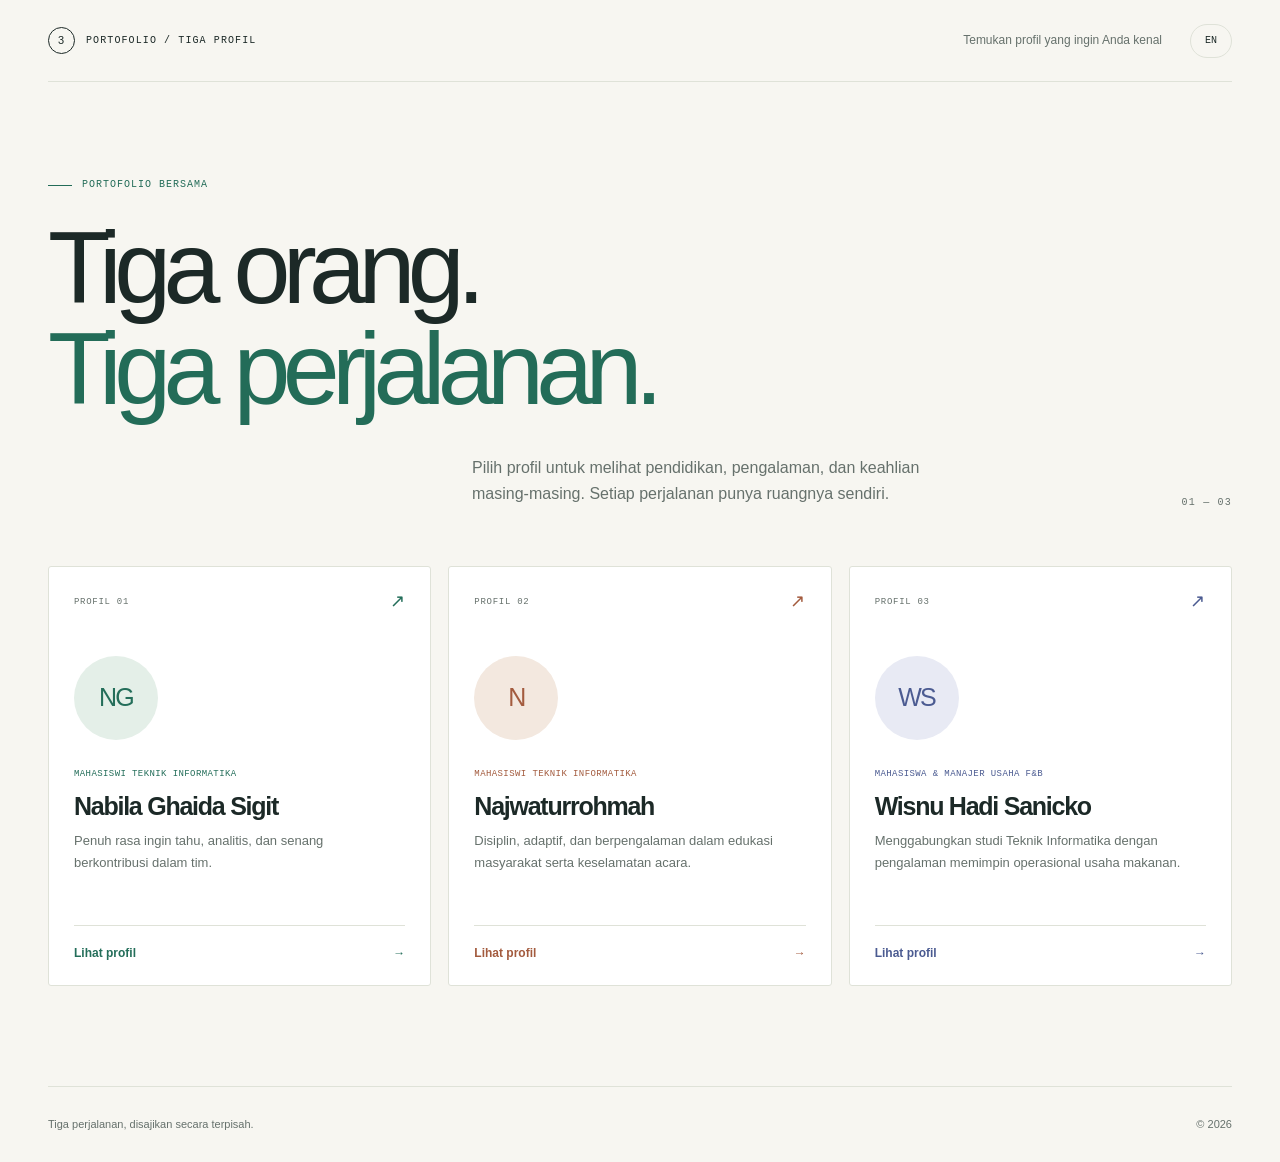
<file: index.html>
<!doctype html>
<html lang="id" data-title-id="Tiga Perjalanan — Portofolio" data-title-en="Three Paths — Portfolio">
<head>
  <meta charset="utf-8">
  <meta name="viewport" content="width=device-width, initial-scale=1">
  <meta name="theme-color" content="#f7f6f1">
  <meta name="description" content="Kenali tiga profil berbeda: Nabila Ghaida Sigit, Najwaturrohmah, dan Wisnu Hadi Sanicko.">
  <title>Tiga Perjalanan — Portofolio</title>
  <link rel="stylesheet" href="styles.css">
  <script src="script.js" defer></script>
</head>
<body class="home-page">
  <header class="site-header">
    <a class="wordmark" href="index.html" aria-label="Portofolio, halaman utama">
      <span class="wordmark-mark">3</span>
      <span data-id="PORTOFOLIO / TIGA PROFIL" data-en="PORTFOLIO / THREE PROFILES">PORTOFOLIO / TIGA PROFIL</span>
    </a>
    <div class="header-actions">
      <span class="header-note" data-id="Temukan profil yang ingin Anda kenal" data-en="Find the profile you would like to explore">Temukan profil yang ingin Anda kenal</span>
      <button class="language-switch" id="languageToggle" type="button" data-id="EN" data-en="ID" aria-label="Switch to English">EN</button>
    </div>
  </header>

  <main>
    <section class="home-hero">
      <p class="eyebrow"><span class="eyebrow-line"></span><span data-id="PORTOFOLIO BERSAMA" data-en="A SHARED PORTFOLIO">PORTOFOLIO BERSAMA</span></p>
      <h1 data-id="Tiga orang.<br><span>Tiga perjalanan.</span>" data-en="Three people.<br><span>Three distinct paths.</span>">Tiga orang.<br><span>Tiga perjalanan.</span></h1>
      <div class="hero-bottom">
        <p data-id="Pilih profil untuk melihat pendidikan, pengalaman, dan keahlian masing-masing. Setiap perjalanan punya ruangnya sendiri." data-en="Choose a profile to explore that person’s education, experience, and skills. Each journey has its own space.">Pilih profil untuk melihat pendidikan, pengalaman, dan keahlian masing-masing. Setiap perjalanan punya ruangnya sendiri.</p>
        <span class="hero-index">01 — 03</span>
      </div>
    </section>

    <section class="profile-grid" aria-label="Pilih profil">
      <a class="profile-card nabila-card" href="nabila.html">
        <div class="card-topline"><span data-id="PROFIL 01" data-en="PROFILE 01">PROFIL 01</span><span class="card-arrow" aria-hidden="true">↗</span></div>
        <div class="card-monogram" aria-hidden="true">NG</div>
        <div class="card-copy">
          <p class="card-role" data-id="MAHASISWI TEKNIK INFORMATIKA" data-en="INFORMATICS STUDENT">MAHASISWI TEKNIK INFORMATIKA</p>
          <h2>Nabila Ghaida Sigit</h2>
          <p data-id="Penuh rasa ingin tahu, analitis, dan senang berkontribusi dalam tim." data-en="Curious, analytical, and eager to contribute in a team.">Penuh rasa ingin tahu, analitis, dan senang berkontribusi dalam tim.</p>
        </div>
        <span class="card-link"><span data-id="Lihat profil" data-en="View profile">Lihat profil</span><span aria-hidden="true">→</span></span>
      </a>

      <a class="profile-card najwa-card" href="najwa.html">
        <div class="card-topline"><span data-id="PROFIL 02" data-en="PROFILE 02">PROFIL 02</span><span class="card-arrow" aria-hidden="true">↗</span></div>
        <div class="card-monogram" aria-hidden="true">N</div>
        <div class="card-copy">
          <p class="card-role" data-id="MAHASISWI TEKNIK INFORMATIKA" data-en="INFORMATICS STUDENT">MAHASISWI TEKNIK INFORMATIKA</p>
          <h2>Najwaturrohmah</h2>
          <p data-id="Disiplin, adaptif, dan berpengalaman dalam edukasi masyarakat serta keselamatan acara." data-en="Disciplined and adaptable, with community education and event-safety experience.">Disiplin, adaptif, dan berpengalaman dalam edukasi masyarakat serta keselamatan acara.</p>
        </div>
        <span class="card-link"><span data-id="Lihat profil" data-en="View profile">Lihat profil</span><span aria-hidden="true">→</span></span>
      </a>

      <a class="profile-card wisnu-card" href="wisnu.html">
        <div class="card-topline"><span data-id="PROFIL 03" data-en="PROFILE 03">PROFIL 03</span><span class="card-arrow" aria-hidden="true">↗</span></div>
        <div class="card-monogram" aria-hidden="true">WS</div>
        <div class="card-copy">
          <p class="card-role" data-id="MAHASISWA & MANAJER USAHA F&B" data-en="STUDENT & F&B BUSINESS MANAGER">MAHASISWA & MANAJER USAHA F&B</p>
          <h2>Wisnu Hadi Sanicko</h2>
          <p data-id="Menggabungkan studi Teknik Informatika dengan pengalaman memimpin operasional usaha makanan." data-en="Combining Informatics studies with hands-on food business operations leadership.">Menggabungkan studi Teknik Informatika dengan pengalaman memimpin operasional usaha makanan.</p>
        </div>
        <span class="card-link"><span data-id="Lihat profil" data-en="View profile">Lihat profil</span><span aria-hidden="true">→</span></span>
      </a>
    </section>
  </main>

  <footer class="site-footer home-footer">
    <span data-id="Tiga perjalanan, disajikan secara terpisah." data-en="Three journeys, presented separately.">Tiga perjalanan, disajikan secara terpisah.</span>
    <span>© <span class="current-year"></span></span>
  </footer>
</body>
</html>
</file>
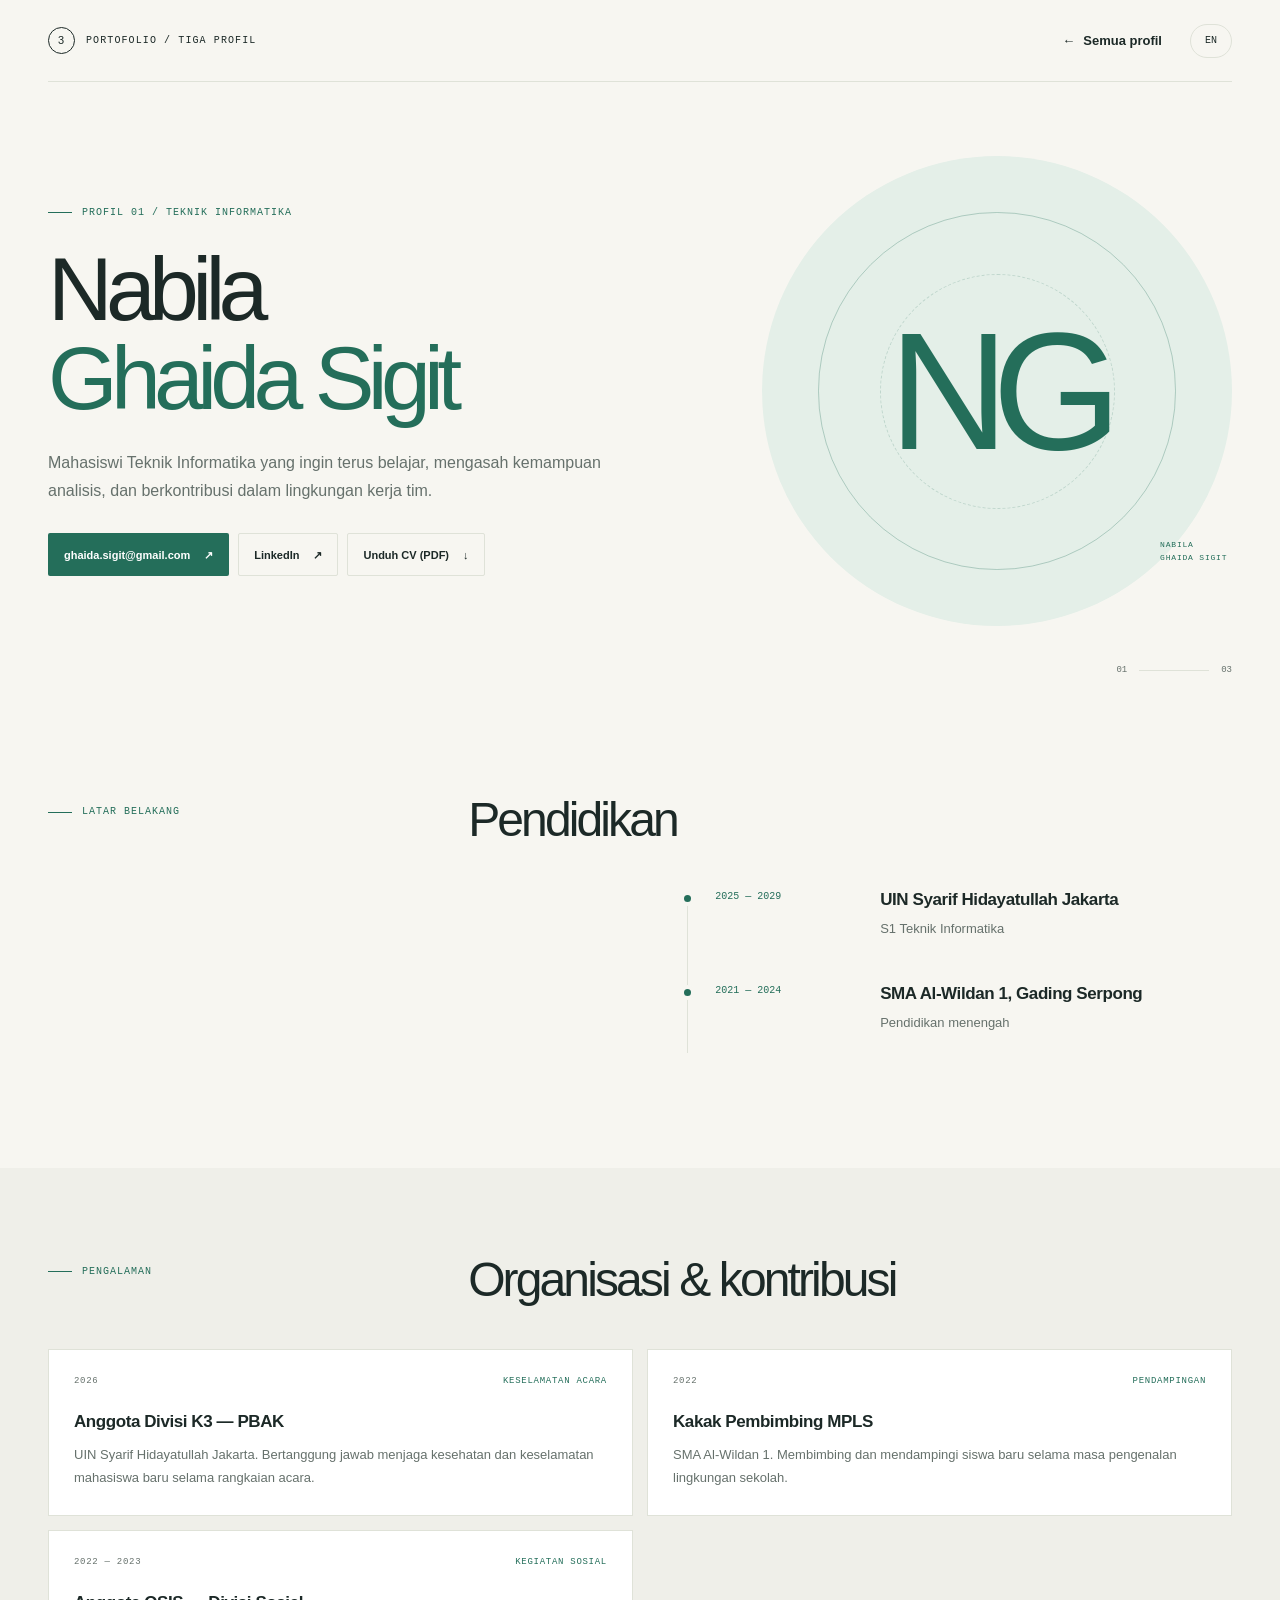
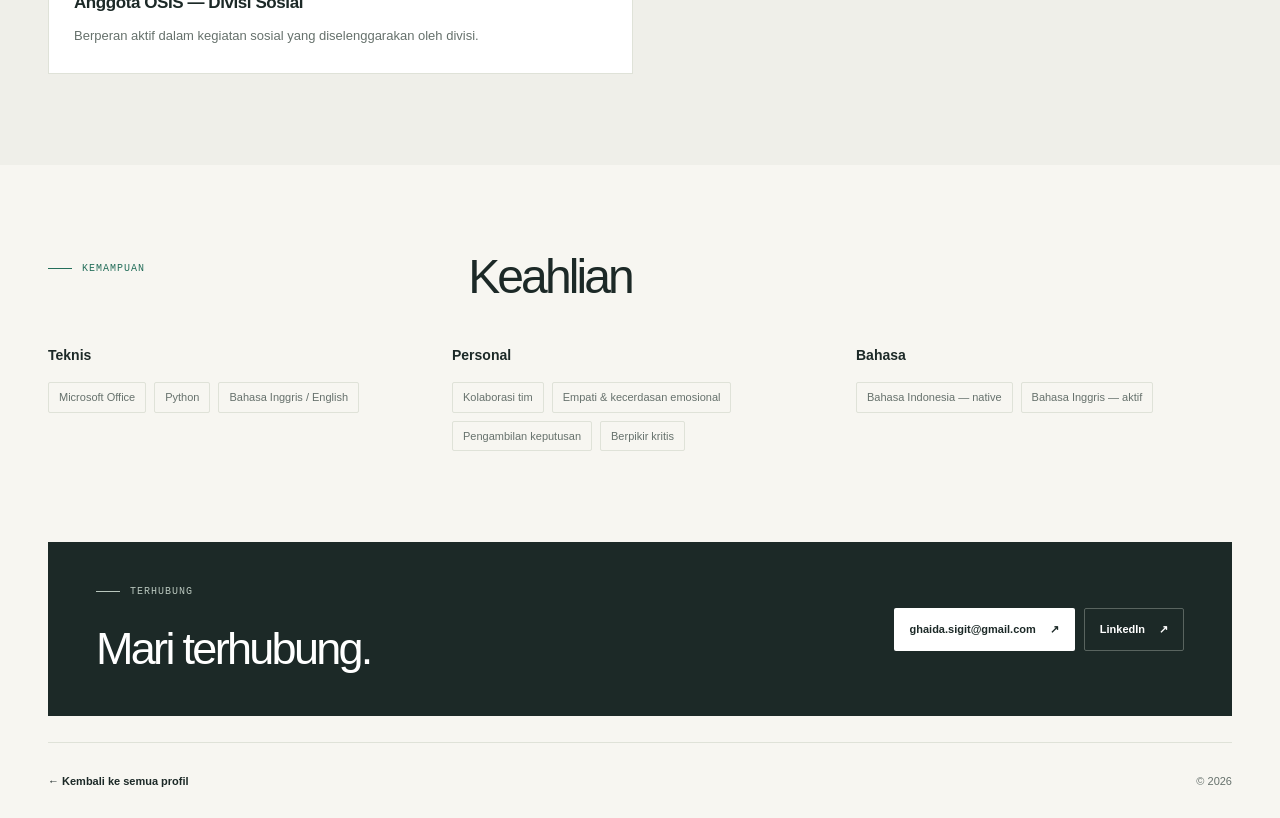
<file: nabila.html>
<!doctype html>
<html lang="id" data-title-id="Nabila Ghaida Sigit — Portofolio" data-title-en="Nabila Ghaida Sigit — Portfolio">
<head>
  <meta charset="utf-8">
  <meta name="viewport" content="width=device-width, initial-scale=1">
  <meta name="theme-color" content="#f7f6f1">
  <meta name="description" content="Profil, pendidikan, pengalaman organisasi, dan keahlian Nabila Ghaida Sigit.">
  <title>Nabila Ghaida Sigit — Portofolio</title>
  <link rel="stylesheet" href="styles.css">
  <script src="script.js" defer></script>
</head>
<body class="profile-page nabila-theme">
  <header class="site-header">
    <a class="wordmark" href="index.html">
      <span class="wordmark-mark">3</span>
      <span data-id="PORTOFOLIO / TIGA PROFIL" data-en="PORTFOLIO / THREE PROFILES">PORTOFOLIO / TIGA PROFIL</span>
    </a>
    <nav class="header-actions" aria-label="Navigasi utama">
      <a class="home-link" href="index.html"><span aria-hidden="true">←</span> <span data-id="Semua profil" data-en="All profiles">Semua profil</span></a>
      <button class="language-switch" id="languageToggle" type="button" data-id="EN" data-en="ID" aria-label="Switch to English">EN</button>
    </nav>
  </header>
  <main>
    <section class="profile-hero">
      <div class="profile-hero-copy">
        <p class="eyebrow"><span class="eyebrow-line"></span><span data-id="PROFIL 01 / TEKNIK INFORMATIKA" data-en="PROFILE 01 / INFORMATICS">PROFIL 01 / TEKNIK INFORMATIKA</span></p>
        <h1>Nabila<br><span>Ghaida Sigit</span></h1>
        <p class="profile-intro" data-id="Mahasiswi Teknik Informatika yang ingin terus belajar, mengasah kemampuan analisis, dan berkontribusi dalam lingkungan kerja tim." data-en="An Informatics student eager to keep learning, sharpen analytical skills, and contribute in a collaborative environment.">Mahasiswi Teknik Informatika yang ingin terus belajar, mengasah kemampuan analisis, dan berkontribusi dalam lingkungan kerja tim.</p>
        <div class="contact-actions">
          <a class="button button-primary" href="mailto:ghaida.sigit@gmail.com"><span>ghaida.sigit@gmail.com</span><span aria-hidden="true">↗</span></a>
          <a class="button button-secondary" href="https://www.linkedin.com/in/nabila-ghaida-98900a378/" target="_blank" rel="noopener noreferrer"><span>LinkedIn</span><span aria-hidden="true">↗</span></a>
          <a class="button button-secondary" href="assets/cv-nabila.pdf" download><span data-id="Unduh CV (PDF)" data-en="Download CV (PDF)">Unduh CV (PDF)</span><span aria-hidden="true">↓</span></a>
        </div>
      </div>
      <div class="profile-hero-art" aria-hidden="true"><span class="hero-monogram">NG</span><span class="hero-orbit orbit-one"></span><span class="hero-orbit orbit-two"></span><span class="hero-art-caption">NABILA<br>GHAIDA SIGIT</span></div>
      <div class="profile-hero-index"><span>01</span><span class="index-rule"></span><span>03</span></div>
    </section>

    <section class="content-section" id="education">
      <div class="section-heading"><p class="eyebrow"><span class="eyebrow-line"></span><span data-id="LATAR BELAKANG" data-en="BACKGROUND">LATAR BELAKANG</span></p><h2 data-id="Pendidikan" data-en="Education">Pendidikan</h2></div>
      <div class="timeline">
        <article class="timeline-item"><div class="timeline-date">2025 — 2029</div><div><h3>UIN Syarif Hidayatullah Jakarta</h3><p data-id="S1 Teknik Informatika" data-en="Bachelor’s degree in Informatics">S1 Teknik Informatika</p></div><span class="timeline-dot"></span></article>
        <article class="timeline-item"><div class="timeline-date">2021 — 2024</div><div><h3>SMA Al-Wildan 1, Gading Serpong</h3><p data-id="Pendidikan menengah" data-en="High school education">Pendidikan menengah</p></div><span class="timeline-dot"></span></article>
      </div>
    </section>

    <section class="content-section section-tint" id="experience">
      <div class="section-heading"><p class="eyebrow"><span class="eyebrow-line"></span><span data-id="PENGALAMAN" data-en="EXPERIENCE">PENGALAMAN</span></p><h2 data-id="Organisasi & kontribusi" data-en="Organizations & contributions">Organisasi & kontribusi</h2></div>
      <div class="experience-grid">
        <article class="experience-card"><div class="experience-meta"><span>2026</span><span data-id="KESELAMATAN ACARA" data-en="EVENT SAFETY">KESELAMATAN ACARA</span></div><h3>Anggota Divisi K3 — PBAK</h3><p data-id="UIN Syarif Hidayatullah Jakarta. Bertanggung jawab menjaga kesehatan dan keselamatan mahasiswa baru selama rangkaian acara." data-en="UIN Syarif Hidayatullah Jakarta. Helped maintain the health and safety of new students throughout the event.">UIN Syarif Hidayatullah Jakarta. Bertanggung jawab menjaga kesehatan dan keselamatan mahasiswa baru selama rangkaian acara.</p></article>
        <article class="experience-card"><div class="experience-meta"><span>2022</span><span data-id="PENDAMPINGAN" data-en="MENTORING">PENDAMPINGAN</span></div><h3>Kakak Pembimbing MPLS</h3><p data-id="SMA Al-Wildan 1. Membimbing dan mendampingi siswa baru selama masa pengenalan lingkungan sekolah." data-en="SMA Al-Wildan 1. Guided and supported new students during school orientation.">SMA Al-Wildan 1. Membimbing dan mendampingi siswa baru selama masa pengenalan lingkungan sekolah.</p></article>
        <article class="experience-card"><div class="experience-meta"><span>2022 — 2023</span><span data-id="KEGIATAN SOSIAL" data-en="SOCIAL ACTIVITIES">KEGIATAN SOSIAL</span></div><h3>Anggota OSIS — Divisi Sosial</h3><p data-id="Berperan aktif dalam kegiatan sosial yang diselenggarakan oleh divisi." data-en="Actively participated in social activities organized by the division.">Berperan aktif dalam kegiatan sosial yang diselenggarakan oleh divisi.</p></article>
      </div>
    </section>

    <section class="content-section" id="skills">
      <div class="section-heading"><p class="eyebrow"><span class="eyebrow-line"></span><span data-id="KEMAMPUAN" data-en="CAPABILITIES">KEMAMPUAN</span></p><h2 data-id="Keahlian" data-en="Skills">Keahlian</h2></div>
      <div class="skills-layout">
        <div class="skill-group"><h3 data-id="Teknis" data-en="Technical">Teknis</h3><div class="tag-list"><span>Microsoft Office</span><span>Python</span><span>Bahasa Inggris / English</span></div></div>
        <div class="skill-group"><h3 data-id="Personal" data-en="Interpersonal">Personal</h3><div class="tag-list"><span data-id="Kolaborasi tim" data-en="Team collaboration">Kolaborasi tim</span><span data-id="Empati & kecerdasan emosional" data-en="Empathy & emotional intelligence">Empati & kecerdasan emosional</span><span data-id="Pengambilan keputusan" data-en="Decision making">Pengambilan keputusan</span><span data-id="Berpikir kritis" data-en="Critical thinking">Berpikir kritis</span></div></div>
        <div class="skill-group"><h3 data-id="Bahasa" data-en="Languages">Bahasa</h3><div class="tag-list"><span data-id="Bahasa Indonesia — native" data-en="Indonesian — native">Bahasa Indonesia — native</span><span data-id="Bahasa Inggris — aktif" data-en="English — active">Bahasa Inggris — aktif</span></div></div>
      </div>
    </section>

    <section class="contact-band"><div><p class="eyebrow"><span class="eyebrow-line"></span><span data-id="TERHUBUNG" data-en="GET IN TOUCH">TERHUBUNG</span></p><h2 data-id="Mari terhubung." data-en="Let’s connect.">Mari terhubung.</h2></div><div class="contact-actions"><a class="button button-light" href="mailto:ghaida.sigit@gmail.com"><span>ghaida.sigit@gmail.com</span><span aria-hidden="true">↗</span></a><a class="button button-outline-light" href="https://www.linkedin.com/in/nabila-ghaida-98900a378/" target="_blank" rel="noopener noreferrer"><span>LinkedIn</span><span aria-hidden="true">↗</span></a></div></section>
  </main>
  <footer class="site-footer"><a href="index.html" data-id="← Kembali ke semua profil" data-en="← Back to all profiles">← Kembali ke semua profil</a><span>© <span class="current-year"></span></span></footer>
</body>
</html>
</file>
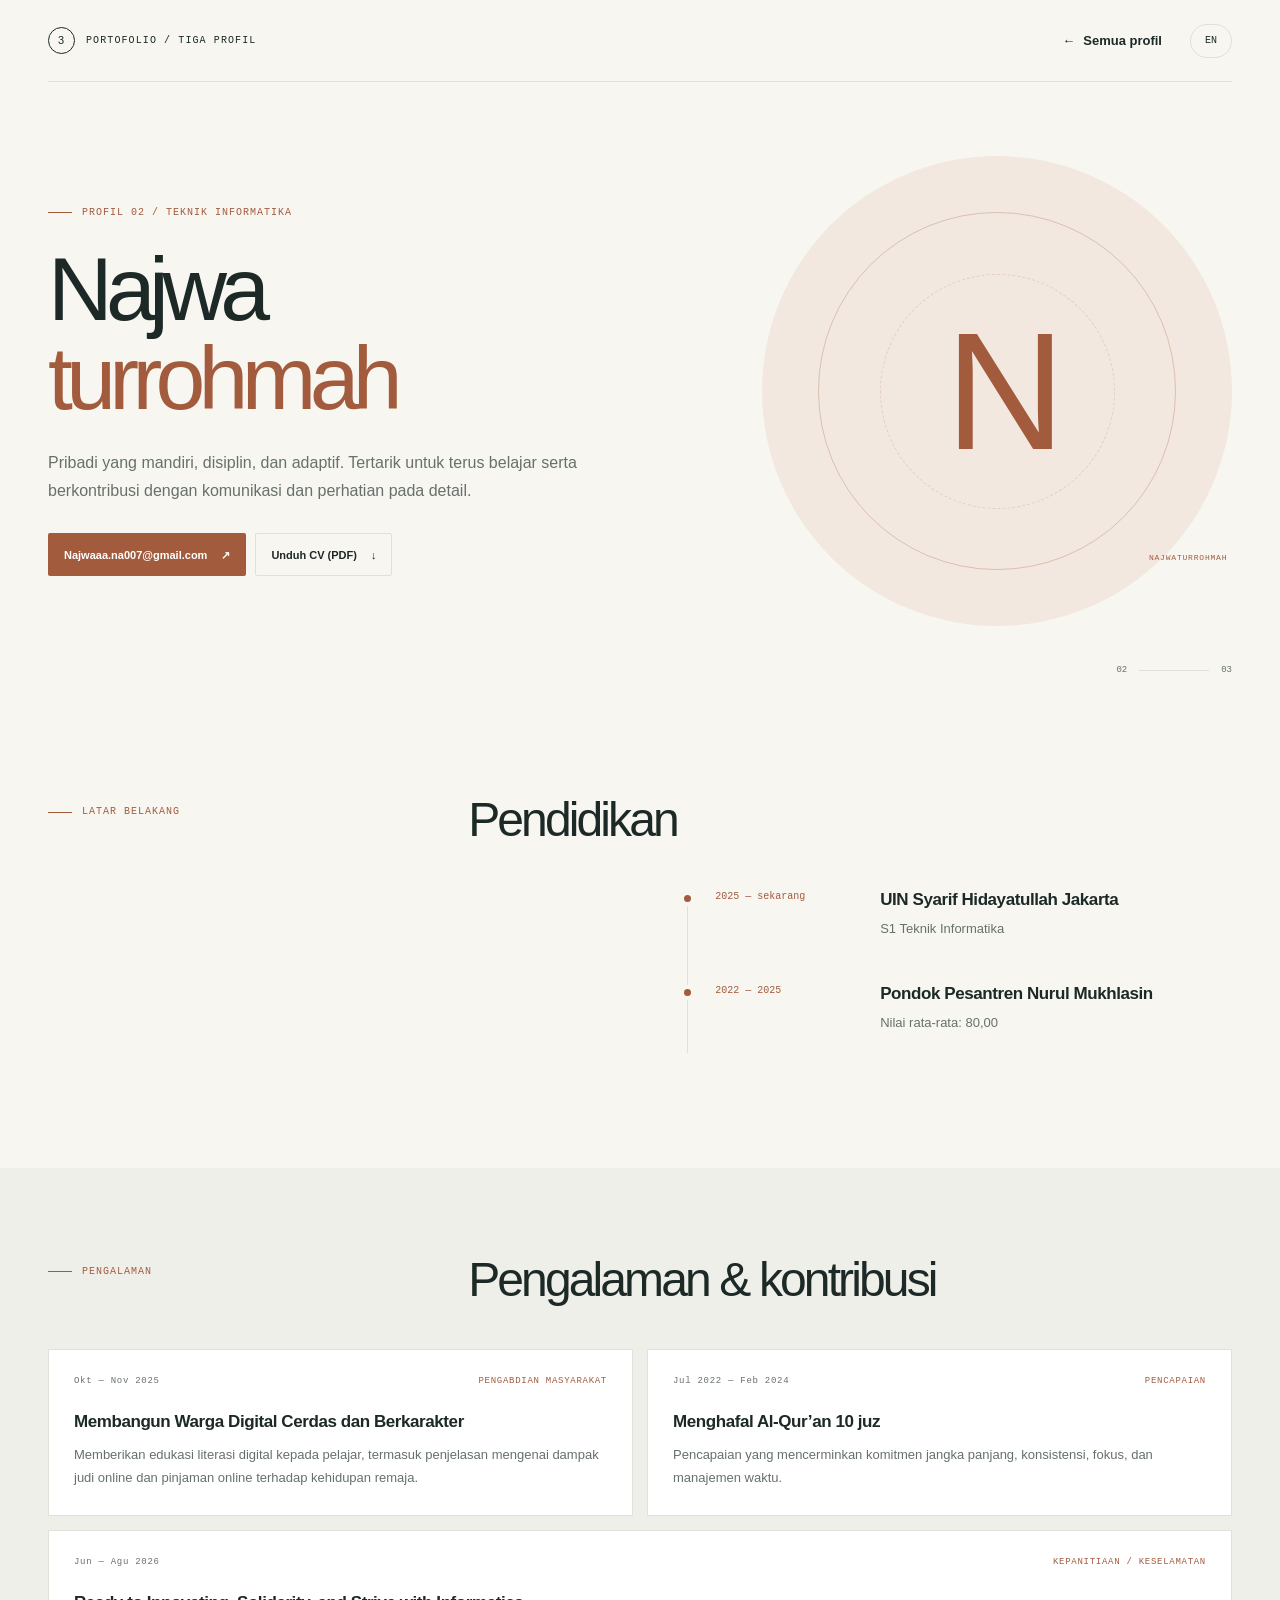
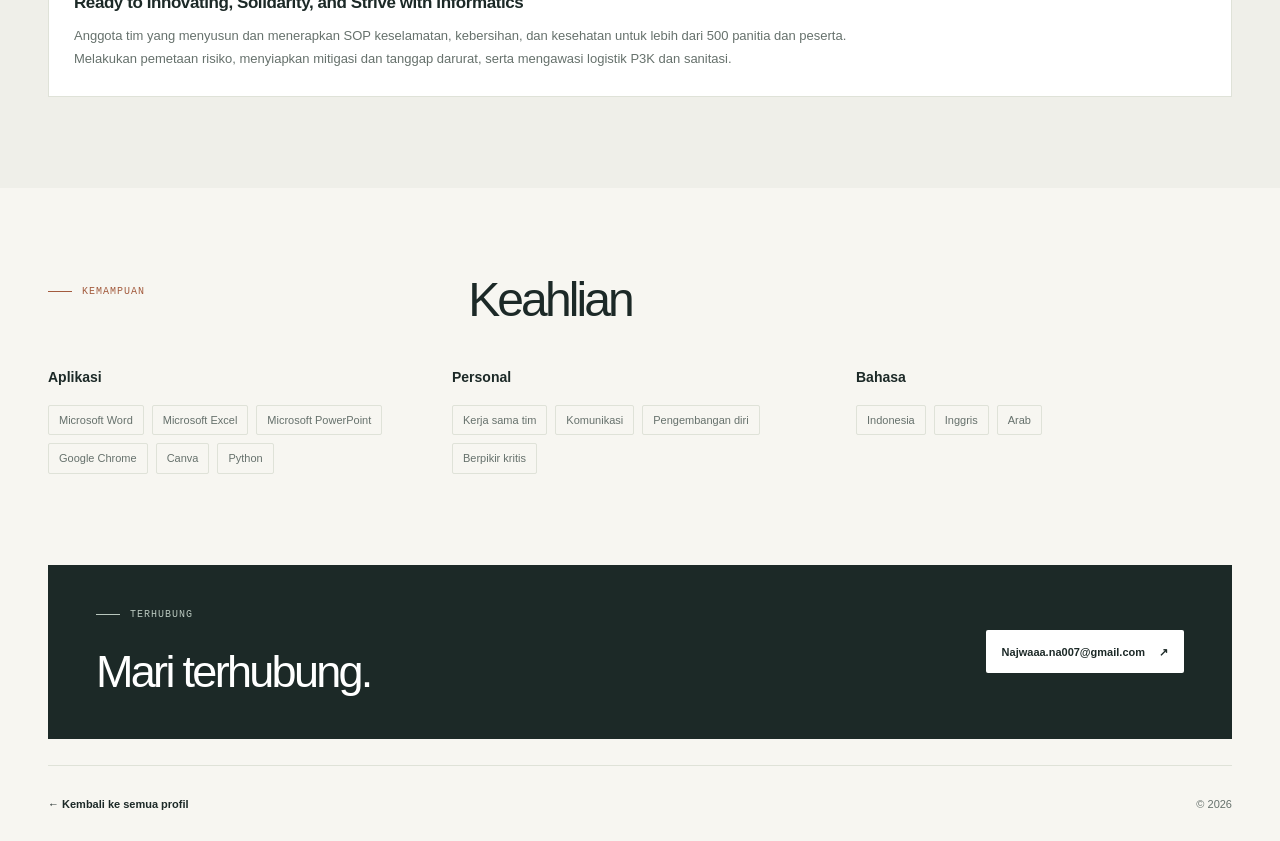
<file: najwa.html>
<!doctype html>
<html lang="id" data-title-id="Najwaturrohmah — Portofolio" data-title-en="Najwaturrohmah — Portfolio">
<head>
  <meta charset="utf-8">
  <meta name="viewport" content="width=device-width, initial-scale=1">
  <meta name="theme-color" content="#f7f6f1">
  <meta name="description" content="Profil, pendidikan, pengalaman, dan keahlian Najwaturrohmah.">
  <title>Najwaturrohmah — Portofolio</title>
  <link rel="stylesheet" href="styles.css">
  <script src="script.js" defer></script>
</head>
<body class="profile-page najwa-theme">
  <header class="site-header">
    <a class="wordmark" href="index.html">
      <span class="wordmark-mark">3</span>
      <span data-id="PORTOFOLIO / TIGA PROFIL" data-en="PORTFOLIO / THREE PROFILES">PORTOFOLIO / TIGA PROFIL</span>
    </a>
    <nav class="header-actions" aria-label="Navigasi utama">
      <a class="home-link" href="index.html"><span aria-hidden="true">←</span> <span data-id="Semua profil" data-en="All profiles">Semua profil</span></a>
      <button class="language-switch" id="languageToggle" type="button" data-id="EN" data-en="ID" aria-label="Switch to English">EN</button>
    </nav>
  </header>
  <main>
    <section class="profile-hero">
      <div class="profile-hero-copy">
        <p class="eyebrow"><span class="eyebrow-line"></span><span data-id="PROFIL 02 / TEKNIK INFORMATIKA" data-en="PROFILE 02 / INFORMATICS">PROFIL 02 / TEKNIK INFORMATIKA</span></p>
        <h1>Najwa<span class="name-break">turrohmah</span></h1>
        <p class="profile-intro" data-id="Pribadi yang mandiri, disiplin, dan adaptif. Tertarik untuk terus belajar serta berkontribusi dengan komunikasi dan perhatian pada detail." data-en="Independent, disciplined, and adaptable. Eager to keep learning and contribute through clear communication and attention to detail.">Pribadi yang mandiri, disiplin, dan adaptif. Tertarik untuk terus belajar serta berkontribusi dengan komunikasi dan perhatian pada detail.</p>
        <div class="contact-actions">
          <a class="button button-primary" href="mailto:Najwaaa.na007@gmail.com"><span>Najwaaa.na007@gmail.com</span><span aria-hidden="true">↗</span></a>
          <a class="button button-secondary" href="assets/cv-najwa.pdf" download><span data-id="Unduh CV (PDF)" data-en="Download CV (PDF)">Unduh CV (PDF)</span><span aria-hidden="true">↓</span></a>
        </div>
      </div>
      <div class="profile-hero-art" aria-hidden="true"><span class="hero-monogram">N</span><span class="hero-orbit orbit-one"></span><span class="hero-orbit orbit-two"></span><span class="hero-art-caption">NAJWATURROHMAH</span></div>
      <div class="profile-hero-index"><span>02</span><span class="index-rule"></span><span>03</span></div>
    </section>

    <section class="content-section" id="education">
      <div class="section-heading"><p class="eyebrow"><span class="eyebrow-line"></span><span data-id="LATAR BELAKANG" data-en="BACKGROUND">LATAR BELAKANG</span></p><h2 data-id="Pendidikan" data-en="Education">Pendidikan</h2></div>
      <div class="timeline">
        <article class="timeline-item"><div class="timeline-date">2025 — sekarang</div><div><h3>UIN Syarif Hidayatullah Jakarta</h3><p data-id="S1 Teknik Informatika" data-en="Bachelor’s degree in Informatics">S1 Teknik Informatika</p></div><span class="timeline-dot"></span></article>
        <article class="timeline-item"><div class="timeline-date">2022 — 2025</div><div><h3>Pondok Pesantren Nurul Mukhlasin</h3><p data-id="Nilai rata-rata: 80,00" data-en="Average grade: 80.00">Nilai rata-rata: 80,00</p></div><span class="timeline-dot"></span></article>
      </div>
    </section>

    <section class="content-section section-tint" id="experience">
      <div class="section-heading"><p class="eyebrow"><span class="eyebrow-line"></span><span data-id="PENGALAMAN" data-en="EXPERIENCE">PENGALAMAN</span></p><h2 data-id="Pengalaman & kontribusi" data-en="Experience & contributions">Pengalaman & kontribusi</h2></div>
      <div class="experience-grid">
        <article class="experience-card"><div class="experience-meta"><span>Okt — Nov 2025</span><span data-id="PENGABDIAN MASYARAKAT" data-en="COMMUNITY SERVICE">PENGABDIAN MASYARAKAT</span></div><h3 data-id="Membangun Warga Digital Cerdas dan Berkarakter" data-en="Building Digitally Literate and Responsible Communities">Membangun Warga Digital Cerdas dan Berkarakter</h3><p data-id="Memberikan edukasi literasi digital kepada pelajar, termasuk penjelasan mengenai dampak judi online dan pinjaman online terhadap kehidupan remaja." data-en="Educated students about digital literacy, including the effects of online gambling and online loans on young people.">Memberikan edukasi literasi digital kepada pelajar, termasuk penjelasan mengenai dampak judi online dan pinjaman online terhadap kehidupan remaja.</p></article>
        <article class="experience-card"><div class="experience-meta"><span>Jul 2022 — Feb 2024</span><span data-id="PENCAPAIAN" data-en="ACHIEVEMENT">PENCAPAIAN</span></div><h3 data-id="Menghafal Al-Qur’an 10 juz" data-en="Memorized 10 juz of the Qur’an">Menghafal Al-Qur’an 10 juz</h3><p data-id="Pencapaian yang mencerminkan komitmen jangka panjang, konsistensi, fokus, dan manajemen waktu." data-en="An achievement reflecting long-term commitment, consistency, focus, and time management.">Pencapaian yang mencerminkan komitmen jangka panjang, konsistensi, fokus, dan manajemen waktu.</p></article>
        <article class="experience-card experience-card-wide"><div class="experience-meta"><span>Jun — Agu 2026</span><span data-id="KEPANITIAAN / KESELAMATAN" data-en="EVENT COMMITTEE / SAFETY">KEPANITIAAN / KESELAMATAN</span></div><h3>Ready to Innovating, Solidarity, and Strive with Informatics</h3><p data-id="Anggota tim yang menyusun dan menerapkan SOP keselamatan, kebersihan, dan kesehatan untuk lebih dari 500 panitia dan peserta. Melakukan pemetaan risiko, menyiapkan mitigasi dan tanggap darurat, serta mengawasi logistik P3K dan sanitasi." data-en="Committee member who developed and applied safety, cleanliness, and health procedures for more than 500 committee members and participants. Assessed risks, prepared mitigations and emergency response, and monitored first-aid supplies and sanitation.">Anggota tim yang menyusun dan menerapkan SOP keselamatan, kebersihan, dan kesehatan untuk lebih dari 500 panitia dan peserta. Melakukan pemetaan risiko, menyiapkan mitigasi dan tanggap darurat, serta mengawasi logistik P3K dan sanitasi.</p></article>
      </div>
    </section>

    <section class="content-section" id="skills">
      <div class="section-heading"><p class="eyebrow"><span class="eyebrow-line"></span><span data-id="KEMAMPUAN" data-en="CAPABILITIES">KEMAMPUAN</span></p><h2 data-id="Keahlian" data-en="Skills">Keahlian</h2></div>
      <div class="skills-layout">
        <div class="skill-group"><h3 data-id="Aplikasi" data-en="Applications">Aplikasi</h3><div class="tag-list"><span>Microsoft Word</span><span>Microsoft Excel</span><span>Microsoft PowerPoint</span><span>Google Chrome</span><span>Canva</span><span>Python</span></div></div>
        <div class="skill-group"><h3 data-id="Personal" data-en="Interpersonal">Personal</h3><div class="tag-list"><span data-id="Kerja sama tim" data-en="Teamwork">Kerja sama tim</span><span data-id="Komunikasi" data-en="Communication">Komunikasi</span><span data-id="Pengembangan diri" data-en="Self-improvement">Pengembangan diri</span><span data-id="Berpikir kritis" data-en="Critical thinking">Berpikir kritis</span></div></div>
        <div class="skill-group"><h3 data-id="Bahasa" data-en="Languages">Bahasa</h3><div class="tag-list"><span data-id="Indonesia" data-en="Indonesian">Indonesia</span><span data-id="Inggris" data-en="English">Inggris</span><span data-id="Arab" data-en="Arabic">Arab</span></div></div>
      </div>
    </section>

    <section class="contact-band"><div><p class="eyebrow"><span class="eyebrow-line"></span><span data-id="TERHUBUNG" data-en="GET IN TOUCH">TERHUBUNG</span></p><h2 data-id="Mari terhubung." data-en="Let’s connect.">Mari terhubung.</h2></div><div class="contact-actions"><a class="button button-light" href="mailto:Najwaaa.na007@gmail.com"><span>Najwaaa.na007@gmail.com</span><span aria-hidden="true">↗</span></a></div></section>
  </main>
  <footer class="site-footer"><a href="index.html" data-id="← Kembali ke semua profil" data-en="← Back to all profiles">← Kembali ke semua profil</a><span>© <span class="current-year"></span></span></footer>
</body>
</html>
</file>
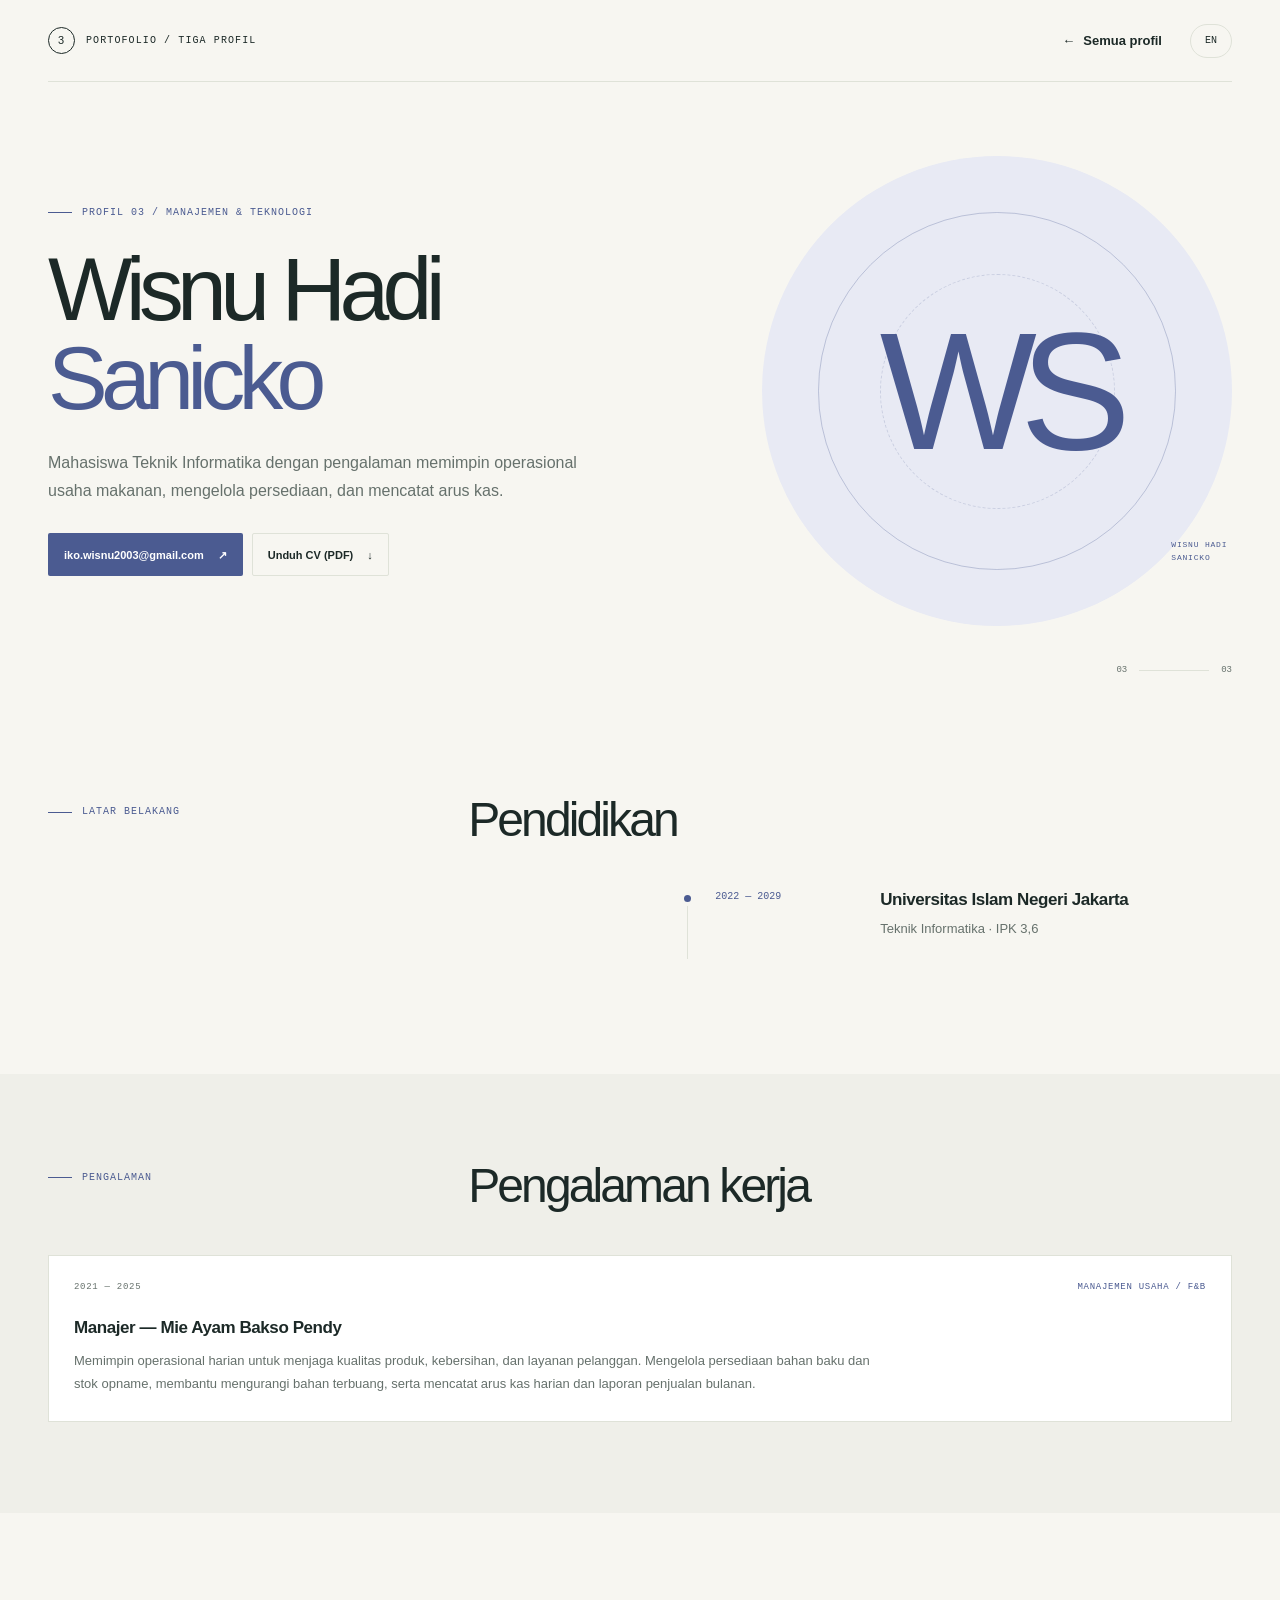
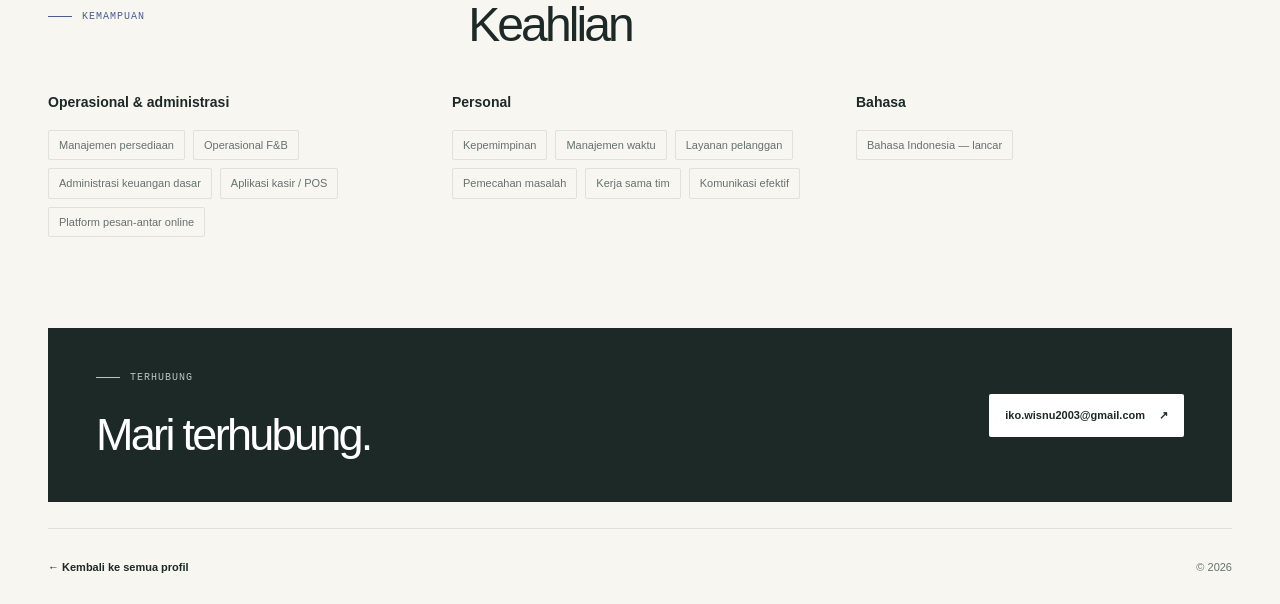
<file: wisnu.html>
<!doctype html>
<html lang="id" data-title-id="Wisnu Hadi Sanicko — Portofolio" data-title-en="Wisnu Hadi Sanicko — Portfolio">
<head>
  <meta charset="utf-8">
  <meta name="viewport" content="width=device-width, initial-scale=1">
  <meta name="theme-color" content="#f7f6f1">
  <meta name="description" content="Profil, pendidikan, pengalaman manajerial, dan keahlian Wisnu Hadi Sanicko.">
  <title>Wisnu Hadi Sanicko — Portofolio</title>
  <link rel="stylesheet" href="styles.css">
  <script src="script.js" defer></script>
</head>
<body class="profile-page wisnu-theme">
  <header class="site-header">
    <a class="wordmark" href="index.html">
      <span class="wordmark-mark">3</span>
      <span data-id="PORTOFOLIO / TIGA PROFIL" data-en="PORTFOLIO / THREE PROFILES">PORTOFOLIO / TIGA PROFIL</span>
    </a>
    <nav class="header-actions" aria-label="Navigasi utama">
      <a class="home-link" href="index.html"><span aria-hidden="true">←</span> <span data-id="Semua profil" data-en="All profiles">Semua profil</span></a>
      <button class="language-switch" id="languageToggle" type="button" data-id="EN" data-en="ID" aria-label="Switch to English">EN</button>
    </nav>
  </header>
  <main>
    <section class="profile-hero">
      <div class="profile-hero-copy">
        <p class="eyebrow"><span class="eyebrow-line"></span><span data-id="PROFIL 03 / MANAJEMEN & TEKNOLOGI" data-en="PROFILE 03 / MANAGEMENT & TECHNOLOGY">PROFIL 03 / MANAJEMEN & TEKNOLOGI</span></p>
        <h1>Wisnu Hadi<br><span>Sanicko</span></h1>
        <p class="profile-intro" data-id="Mahasiswa Teknik Informatika dengan pengalaman memimpin operasional usaha makanan, mengelola persediaan, dan mencatat arus kas." data-en="An Informatics student with experience leading food business operations, managing inventory, and tracking cash flow.">Mahasiswa Teknik Informatika dengan pengalaman memimpin operasional usaha makanan, mengelola persediaan, dan mencatat arus kas.</p>
        <div class="contact-actions">
          <a class="button button-primary" href="mailto:iko.wisnu2003@gmail.com"><span>iko.wisnu2003@gmail.com</span><span aria-hidden="true">↗</span></a>
          <a class="button button-secondary" href="assets/cv-wisnu.pdf" download><span data-id="Unduh CV (PDF)" data-en="Download CV (PDF)">Unduh CV (PDF)</span><span aria-hidden="true">↓</span></a>
        </div>
      </div>
      <div class="profile-hero-art" aria-hidden="true"><span class="hero-monogram">WS</span><span class="hero-orbit orbit-one"></span><span class="hero-orbit orbit-two"></span><span class="hero-art-caption">WISNU HADI<br>SANICKO</span></div>
      <div class="profile-hero-index"><span>03</span><span class="index-rule"></span><span>03</span></div>
    </section>

    <section class="content-section" id="education">
      <div class="section-heading"><p class="eyebrow"><span class="eyebrow-line"></span><span data-id="LATAR BELAKANG" data-en="BACKGROUND">LATAR BELAKANG</span></p><h2 data-id="Pendidikan" data-en="Education">Pendidikan</h2></div>
      <div class="timeline">
        <article class="timeline-item"><div class="timeline-date">2022 — 2029</div><div><h3>Universitas Islam Negeri Jakarta</h3><p data-id="Teknik Informatika · IPK 3,6" data-en="Informatics · GPA 3.6">Teknik Informatika · IPK 3,6</p></div><span class="timeline-dot"></span></article>
      </div>
    </section>

    <section class="content-section section-tint" id="experience">
      <div class="section-heading"><p class="eyebrow"><span class="eyebrow-line"></span><span data-id="PENGALAMAN" data-en="EXPERIENCE">PENGALAMAN</span></p><h2 data-id="Pengalaman kerja" data-en="Work experience">Pengalaman kerja</h2></div>
      <article class="experience-card experience-card-wide"><div class="experience-meta"><span>2021 — 2025</span><span data-id="MANAJEMEN USAHA / F&B" data-en="BUSINESS MANAGEMENT / F&B">MANAJEMEN USAHA / F&B</span></div><h3 data-id="Manajer — Mie Ayam Bakso Pendy" data-en="Manager — Mie Ayam Bakso Pendy">Manajer — Mie Ayam Bakso Pendy</h3><p data-id="Memimpin operasional harian untuk menjaga kualitas produk, kebersihan, dan layanan pelanggan. Mengelola persediaan bahan baku dan stok opname, membantu mengurangi bahan terbuang, serta mencatat arus kas harian dan laporan penjualan bulanan." data-en="Led daily operations to maintain product quality, cleanliness, and customer service. Managed ingredient inventory and stock counts to help reduce waste, and recorded daily cash flow and monthly sales reports.">Memimpin operasional harian untuk menjaga kualitas produk, kebersihan, dan layanan pelanggan. Mengelola persediaan bahan baku dan stok opname, membantu mengurangi bahan terbuang, serta mencatat arus kas harian dan laporan penjualan bulanan.</p></article>
    </section>

    <section class="content-section" id="skills">
      <div class="section-heading"><p class="eyebrow"><span class="eyebrow-line"></span><span data-id="KEMAMPUAN" data-en="CAPABILITIES">KEMAMPUAN</span></p><h2 data-id="Keahlian" data-en="Skills">Keahlian</h2></div>
      <div class="skills-layout">
        <div class="skill-group"><h3 data-id="Operasional & administrasi" data-en="Operations & administration">Operasional & administrasi</h3><div class="tag-list"><span data-id="Manajemen persediaan" data-en="Inventory management">Manajemen persediaan</span><span data-id="Operasional F&B" data-en="F&B operations">Operasional F&B</span><span data-id="Administrasi keuangan dasar" data-en="Basic financial administration">Administrasi keuangan dasar</span><span data-id="Aplikasi kasir / POS" data-en="Cash register / POS apps">Aplikasi kasir / POS</span><span data-id="Platform pesan-antar online" data-en="Online delivery platforms">Platform pesan-antar online</span></div></div>
        <div class="skill-group"><h3 data-id="Personal" data-en="Interpersonal">Personal</h3><div class="tag-list"><span data-id="Kepemimpinan" data-en="Leadership">Kepemimpinan</span><span data-id="Manajemen waktu" data-en="Time management">Manajemen waktu</span><span data-id="Layanan pelanggan" data-en="Customer service">Layanan pelanggan</span><span data-id="Pemecahan masalah" data-en="Problem solving">Pemecahan masalah</span><span data-id="Kerja sama tim" data-en="Teamwork">Kerja sama tim</span><span data-id="Komunikasi efektif" data-en="Effective communication">Komunikasi efektif</span></div></div>
        <div class="skill-group"><h3 data-id="Bahasa" data-en="Languages">Bahasa</h3><div class="tag-list"><span data-id="Bahasa Indonesia — lancar" data-en="Indonesian — fluent">Bahasa Indonesia — lancar</span></div></div>
      </div>
    </section>

    <section class="contact-band"><div><p class="eyebrow"><span class="eyebrow-line"></span><span data-id="TERHUBUNG" data-en="GET IN TOUCH">TERHUBUNG</span></p><h2 data-id="Mari terhubung." data-en="Let’s connect.">Mari terhubung.</h2></div><div class="contact-actions"><a class="button button-light" href="mailto:iko.wisnu2003@gmail.com"><span>iko.wisnu2003@gmail.com</span><span aria-hidden="true">↗</span></a></div></section>
  </main>
  <footer class="site-footer"><a href="index.html" data-id="← Kembali ke semua profil" data-en="← Back to all profiles">← Kembali ke semua profil</a><span>© <span class="current-year"></span></span></footer>
</body>
</html>
</file>
<file: styles.css>
:root {
  color-scheme: light;
  --paper: #f7f6f1;
  --ink: #1c2927;
  --muted: #66716c;
  --line: #dfe2d8;
  --surface: #ffffff;
  --accent: #236c58;
  --accent-soft: #e3efe8;
  --sans: "Segoe UI", Arial, sans-serif;
  --display: "Segoe UI", Arial, sans-serif;
  --mono: Consolas, "Courier New", monospace;
}

* { box-sizing: border-box; }

html { scroll-behavior: smooth; }

body {
  min-width: 320px;
  overflow-x: hidden;
  margin: 0;
  background: var(--paper);
  color: var(--ink);
  font-family: var(--sans);
  font-size: 16px;
  line-height: 1.65;
  -webkit-font-smoothing: antialiased;
}

a { color: inherit; text-decoration: none; }
button { font: inherit; }

.nabila-theme { --accent: #246e5a; --accent-soft: #e4efe8; }
.najwa-theme { --accent: #a35b3e; --accent-soft: #f3e8df; }
.wisnu-theme { --accent: #4b5b91; --accent-soft: #e8eaf4; }

.site-header {
  width: min(1320px, calc(100% - 96px));
  min-height: 82px;
  margin: 0 auto;
  display: flex;
  align-items: center;
  justify-content: space-between;
  border-bottom: 1px solid var(--line);
}

.wordmark, .header-actions, .home-link, .contact-actions, .card-link {
  display: flex;
  align-items: center;
}

.wordmark { gap: 11px; font: 500 10px/1 var(--mono); letter-spacing: .11em; }
.wordmark-mark {
  width: 27px;
  height: 27px;
  display: grid;
  place-items: center;
  border: 1px solid var(--ink);
  border-radius: 50%;
  font: 500 11px/1 var(--display);
}
.header-actions { gap: 28px; }
.header-note { color: var(--muted); font-size: 12px; }
.home-link { gap: 8px; font-size: 13px; font-weight: 600; }
.home-link:hover, .site-footer a:hover { color: var(--accent); }
.language-switch {
  width: 42px;
  height: 34px;
  padding: 0;
  border: 1px solid var(--line);
  border-radius: 99px;
  background: transparent;
  color: var(--ink);
  cursor: pointer;
  font: 500 10px/1 var(--mono);
  transition: background .2s ease, border-color .2s ease;
}
.language-switch:hover { border-color: var(--accent); background: var(--accent-soft); }

main, .site-footer { width: min(1320px, calc(100% - 96px)); margin: 0 auto; }
.home-hero { padding: 96px 0 58px; }
.eyebrow {
  display: flex;
  align-items: center;
  gap: 10px;
  margin: 0 0 25px;
  color: var(--accent);
  font: 500 10px/1.4 var(--mono);
  letter-spacing: .1em;
}
.eyebrow-line { width: 24px; height: 1px; background: currentColor; }
.home-hero h1, .profile-hero h1 {
  margin: 0;
  font: 500 clamp(56px, 8vw, 108px)/.99 var(--display);
  letter-spacing: -.075em;
}
.home-hero h1 span, .profile-hero h1 span { color: var(--accent); }
.hero-bottom {
  max-width: 760px;
  margin: 35px 0 0 auto;
  display: flex;
  justify-content: space-between;
  align-items: flex-end;
  gap: 36px;
}
.hero-bottom p { max-width: 480px; margin: 0; color: var(--muted); font-size: 16px; }
.hero-index { color: var(--muted); font: 400 10px/1 var(--mono); letter-spacing: .12em; white-space: nowrap; }

.profile-grid { display: grid; grid-template-columns: repeat(3, minmax(0, 1fr)); gap: 17px; padding-bottom: 100px; }
.profile-card {
  --card-accent: #246e5a;
  --card-soft: #e4efe8;
  min-height: 420px;
  display: flex;
  flex-direction: column;
  padding: 23px 25px 21px;
  border: 1px solid var(--line);
  border-radius: 3px;
  background: var(--surface);
  transition: transform .22s ease, box-shadow .22s ease, border-color .22s ease;
}
.profile-card:hover, .profile-card:focus-visible {
  transform: translateY(-5px);
  border-color: var(--card-accent);
  box-shadow: 0 16px 34px #1c29270f;
}
.profile-card:focus-visible, a:focus-visible, button:focus-visible { outline: 3px solid #283fbb; outline-offset: 4px; }
.nabila-card { --card-accent: #246e5a; --card-soft: #e4efe8; }
.najwa-card { --card-accent: #a35b3e; --card-soft: #f3e8df; }
.wisnu-card { --card-accent: #4b5b91; --card-soft: #e8eaf4; }
.card-topline, .experience-meta {
  display: flex;
  align-items: center;
  justify-content: space-between;
  color: var(--muted);
  font: 400 9px/1.4 var(--mono);
  letter-spacing: .08em;
}
.card-arrow { color: var(--card-accent); font-size: 18px; }
.card-monogram {
  width: 84px;
  height: 84px;
  display: grid;
  place-items: center;
  margin: 41px 0 28px;
  border-radius: 50%;
  background: var(--card-soft);
  color: var(--card-accent);
  font: 500 25px/1 var(--display);
  letter-spacing: -.07em;
}
.card-copy { flex: 1; }
.card-role { margin: 0 0 10px; color: var(--card-accent); font: 500 9px/1.5 var(--mono); letter-spacing: .045em; }
.card-copy h2 { margin: 0 0 9px; font: 600 25px/1.2 var(--display); letter-spacing: -.05em; }
.card-copy > p:last-child { max-width: 315px; margin: 0; color: var(--muted); font-size: 13px; line-height: 1.7; }
.card-link { justify-content: space-between; padding-top: 18px; border-top: 1px solid var(--line); color: var(--card-accent); font-size: 12px; font-weight: 600; }
.site-footer {
  min-height: 76px;
  display: flex;
  align-items: center;
  justify-content: space-between;
  gap: 20px;
  border-top: 1px solid var(--line);
  color: var(--muted);
  font-size: 11px;
}
.home-footer { margin-bottom: 0; }

.profile-hero {
  min-height: 572px;
  position: relative;
  display: grid;
  grid-template-columns: 1.13fr .87fr;
  align-items: center;
  padding: 74px 0 82px;
  overflow: hidden;
}
.profile-hero-copy { position: relative; z-index: 1; }
.profile-hero h1 { font-size: clamp(62px, 7vw, 90px); }
.profile-hero h1 .name-break { display: block; color: var(--accent); }
.profile-intro { max-width: 570px; margin: 27px 0 28px; color: var(--muted); font-size: 16px; line-height: 1.75; }
.contact-actions { flex-wrap: wrap; gap: 9px; }
.button {
  min-height: 43px;
  display: inline-flex;
  align-items: center;
  justify-content: center;
  gap: 14px;
  padding: 0 15px;
  border: 1px solid transparent;
  border-radius: 2px;
  font-size: 11px;
  font-weight: 600;
  transition: transform .2s ease, background .2s ease, border-color .2s ease;
}
.button:hover { transform: translateY(-2px); }
.button-primary { background: var(--accent); color: #fff; }
.button-primary:hover { background: var(--ink); }
.button-secondary { border-color: var(--line); background: transparent; }
.button-secondary:hover { border-color: var(--accent); }
.profile-hero-art {
  width: min(100%, 470px);
  aspect-ratio: 1;
  position: relative;
  justify-self: end;
  display: grid;
  place-items: center;
  border-radius: 50%;
  background: var(--accent-soft);
  color: var(--accent);
}
.hero-monogram { position: relative; z-index: 1; font: 500 clamp(90px, 13vw, 175px)/1 var(--display); letter-spacing: -.1em; }
.hero-orbit { position: absolute; inset: 12%; border: 1px solid color-mix(in srgb, var(--accent) 29%, transparent); border-radius: 50%; }
.orbit-two { inset: 25%; border-style: dashed; opacity: .65; }
.hero-art-caption { position: absolute; right: 1%; bottom: 13%; font: 500 8px/1.6 var(--mono); letter-spacing: .1em; }
.profile-hero-index {
  position: absolute;
  right: 0;
  bottom: 33px;
  display: flex;
  align-items: center;
  gap: 12px;
  color: var(--muted);
  font: 400 9px/1 var(--mono);
}
.index-rule { width: 70px; height: 1px; background: var(--line); }

.content-section { padding: 86px 0 91px; }
.section-tint { width: 100vw; position: relative; left: 50%; margin-left: -50vw; padding-right: max(48px, calc((100vw - 1320px) / 2)); padding-left: max(48px, calc((100vw - 1320px) / 2)); background: #efefe9; }
.section-heading { display: grid; grid-template-columns: .55fr 1fr; align-items: start; margin-bottom: 42px; }
.section-heading .eyebrow { margin-top: 11px; }
.section-heading h2, .contact-band h2 { margin: 0; font: 500 clamp(32px, 4vw, 48px)/1.1 var(--display); letter-spacing: -.06em; }
.timeline { position: relative; margin-left: calc(55% - 12px); }
.timeline::before { content: ""; position: absolute; top: 15px; bottom: 24px; left: 0; width: 1px; background: var(--line); }
.timeline-item { min-height: 94px; position: relative; display: grid; grid-template-columns: 140px 1fr; gap: 25px; padding: 0 0 27px 28px; }
.timeline-date { color: var(--accent); font: 400 10px/1.6 var(--mono); }
.timeline-item h3, .experience-card h3 { margin: 0 0 6px; font: 600 17px/1.35 var(--display); letter-spacing: -.025em; }
.timeline-item p, .experience-card p { margin: 0; color: var(--muted); font-size: 13px; line-height: 1.75; }
.timeline-dot { width: 7px; height: 7px; position: absolute; left: -3px; top: 6px; border-radius: 50%; background: var(--accent); box-shadow: 0 0 0 4px var(--paper); }
.section-tint .timeline-dot { box-shadow: 0 0 0 4px #efefe9; }
.experience-grid { display: grid; grid-template-columns: repeat(2, minmax(0, 1fr)); gap: 14px; }
.experience-card { padding: 25px; border: 1px solid var(--line); background: var(--surface); }
.experience-card-wide { grid-column: 1 / -1; }
.experience-meta { gap: 20px; margin-bottom: 24px; }
.experience-meta span:last-child { color: var(--accent); text-align: right; }
.experience-card h3 { margin-bottom: 10px; }
.experience-card p { max-width: 800px; }
.skills-layout { display: grid; grid-template-columns: repeat(3, minmax(0, 1fr)); gap: 28px; }
.skill-group h3 { margin: 0 0 17px; font: 600 14px/1.4 var(--display); }
.tag-list { display: flex; flex-wrap: wrap; gap: 8px; }
.tag-list span { padding: 7px 10px; border: 1px solid var(--line); border-radius: 2px; color: var(--muted); font-size: 11px; line-height: 1.3; }
.contact-band {
  display: flex;
  align-items: center;
  justify-content: space-between;
  gap: 36px;
  margin-bottom: 26px;
  padding: 43px 48px;
  background: var(--ink);
  color: #fff;
}
.contact-band .eyebrow { color: #b8c6bd; }
.contact-band .eyebrow-line { background: currentColor; }
.contact-band h2 { font-size: clamp(32px, 4vw, 45px); }
.contact-band .contact-actions { justify-content: flex-end; }
.button-light { background: #fff; color: var(--ink); }
.button-light:hover { background: var(--accent-soft); }
.button-outline-light { border-color: #59645f; color: #fff; }
.button-outline-light:hover { border-color: #fff; }
.site-footer a { color: var(--ink); font-weight: 600; }

@media (max-width: 920px) {
  .site-header, main, .site-footer { width: min(100% - 52px, 720px); }
  .profile-grid { grid-template-columns: 1fr; }
  .profile-card { min-height: 360px; }
  .card-monogram { margin-top: 28px; }
  .profile-hero { min-height: auto; grid-template-columns: 1fr .7fr; gap: 22px; padding: 70px 0 86px; }
  .profile-hero-art { width: 100%; }
  .section-tint { padding-right: 26px; padding-left: 26px; }
  .section-heading { grid-template-columns: .45fr 1fr; }
  .timeline { margin-left: 45%; }
  .contact-band { padding: 35px 27px; }
}

@media (max-width: 640px) {
  .site-header, main, .site-footer { width: calc(100% - 36px); }
  .site-header { min-height: 68px; }
  .wordmark { gap: 8px; font-size: 8px; letter-spacing: .06em; }
  .wordmark-mark { width: 24px; height: 24px; }
  .header-actions { gap: 13px; }
  .header-note { display: none; }
  .home-link { gap: 5px; font-size: 11px; }
  .home-hero { padding: 72px 0 38px; }
  .home-hero h1 { font-size: clamp(42px, 11vw, 62px); }
  .hero-bottom { align-items: flex-start; gap: 14px; margin-top: 24px; }
  .hero-bottom p { min-width: 0; font-size: 14px; }
  .hero-index { padding-top: 6px; font-size: 8px; }
  .profile-grid { gap: 11px; padding-bottom: 70px; }
  .profile-card { min-height: 345px; padding: 19px; }
  .card-copy h2 { font-size: 23px; }
  .profile-hero { display: flex; flex-direction: column; align-items: stretch; gap: 35px; padding: 60px 0 74px; }
  .profile-hero h1 { font-size: clamp(58px, 16vw, 82px); }
  .profile-intro { font-size: 14px; }
  .profile-hero-art { width: min(82%, 340px); align-self: center; }
  .hero-art-caption { right: 0; }
  .profile-hero-index { bottom: 22px; }
  .content-section { padding: 65px 0 69px; }
  .section-tint { padding-right: 18px; padding-left: 18px; }
  .section-heading { display: block; margin-bottom: 28px; }
  .section-heading .eyebrow { margin-bottom: 13px; }
  .section-heading h2 { font-size: 36px; }
  .timeline { margin-left: 0; }
  .timeline-item { grid-template-columns: 100px 1fr; gap: 13px; padding-left: 20px; }
  .timeline-date { font-size: 9px; }
  .timeline-item h3, .experience-card h3 { font-size: 15px; }
  .timeline-item p, .experience-card p { font-size: 12px; }
  .experience-grid, .skills-layout { grid-template-columns: 1fr; gap: 10px; }
  .experience-card, .experience-card-wide { grid-column: auto; padding: 20px; }
  .experience-meta { margin-bottom: 18px; font-size: 8px; }
  .skills-layout { gap: 24px; }
  .contact-band { align-items: flex-start; flex-direction: column; gap: 24px; margin-bottom: 18px; padding: 31px 22px; }
  .contact-band .contact-actions { justify-content: flex-start; }
  .button { min-height: 41px; gap: 9px; padding: 0 12px; font-size: 10px; }
  .site-footer { min-height: 65px; font-size: 10px; }
}

@media (prefers-reduced-motion: reduce) {
  *, *::before, *::after { scroll-behavior: auto !important; transition-duration: .01ms !important; animation-duration: .01ms !important; }
}

@page { size: A4; margin: 14mm; }

@media print {
  body { min-width: 0; background: #fff; color: #202722; font-size: 9pt; }
  .site-header, .site-footer, .profile-hero-art, .profile-hero-index, .contact-band, a[download] { display: none !important; }
  main { width: auto; margin: 0; }
  .profile-hero { min-height: 0; display: block; padding: 0 0 11mm; overflow: visible; }
  .profile-hero-copy { position: static; }
  .profile-hero .eyebrow { margin: 0 0 4mm; font-size: 7pt; }
  .profile-hero h1 { font-size: 31pt; line-height: 1; }
  .profile-hero h1 .name-break { display: inline !important; }
  .profile-intro { max-width: none; margin: 4mm 0; font-size: 9pt; line-height: 1.45; }
  .contact-actions { gap: 7mm; }
  .button { min-height: 0; padding: 0; border: 0; background: transparent; color: #202722; font-size: 8pt; }
  .button:hover { transform: none; }
  .content-section, .section-tint { width: auto; position: static; margin: 0; padding: 5mm 0; background: #fff; }
  .section-heading { grid-template-columns: 36mm 1fr; margin-bottom: 3mm; }
  .section-heading .eyebrow { margin: 1mm 0 0; font-size: 7pt; }
  .section-heading h2 { font-size: 17pt; }
  .timeline { margin-left: 36mm; }
  .timeline-item { min-height: 0; grid-template-columns: 29mm 1fr; gap: 4mm; padding: 0 0 3mm 5mm; break-inside: avoid; }
  .timeline-date, .timeline-item p, .experience-card p { font-size: 8pt; }
  .timeline-item h3, .experience-card h3 { font-size: 10pt; }
  .experience-grid { grid-template-columns: repeat(2, minmax(0, 1fr)); gap: 3mm; }
  .experience-card, .experience-card-wide { grid-column: auto; padding: 4mm; border-color: #d6dcd6; break-inside: avoid; }
  .experience-meta { margin-bottom: 2mm; font-size: 6.5pt; }
  .experience-meta span:last-child { color: #3c5447; }
  .skills-layout { grid-template-columns: repeat(3, minmax(0, 1fr)); gap: 5mm; }
  .skill-group h3 { margin-bottom: 2mm; font-size: 9pt; }
  .tag-list { gap: 1mm; }
  .tag-list span { padding: 1mm 1.5mm; font-size: 7pt; }
  .timeline-dot, .timeline::before { print-color-adjust: exact; }
}
</file>
